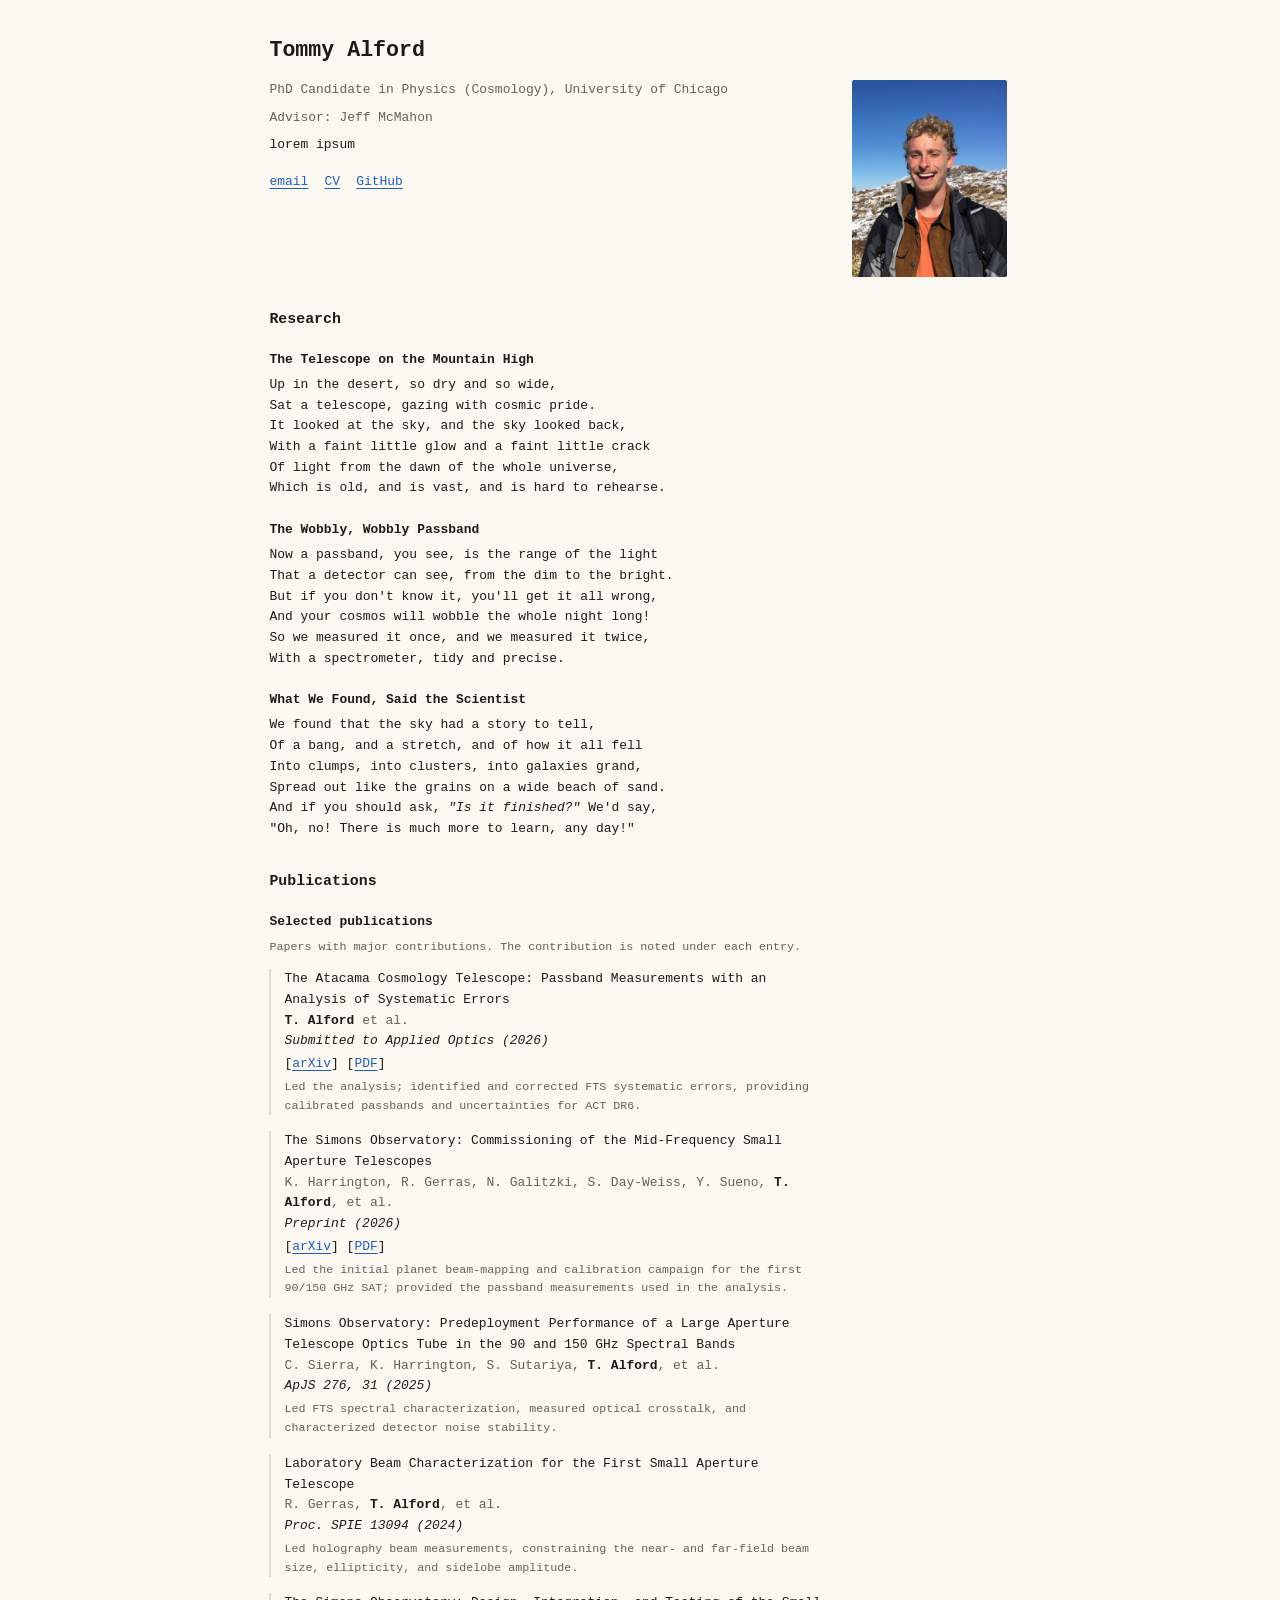
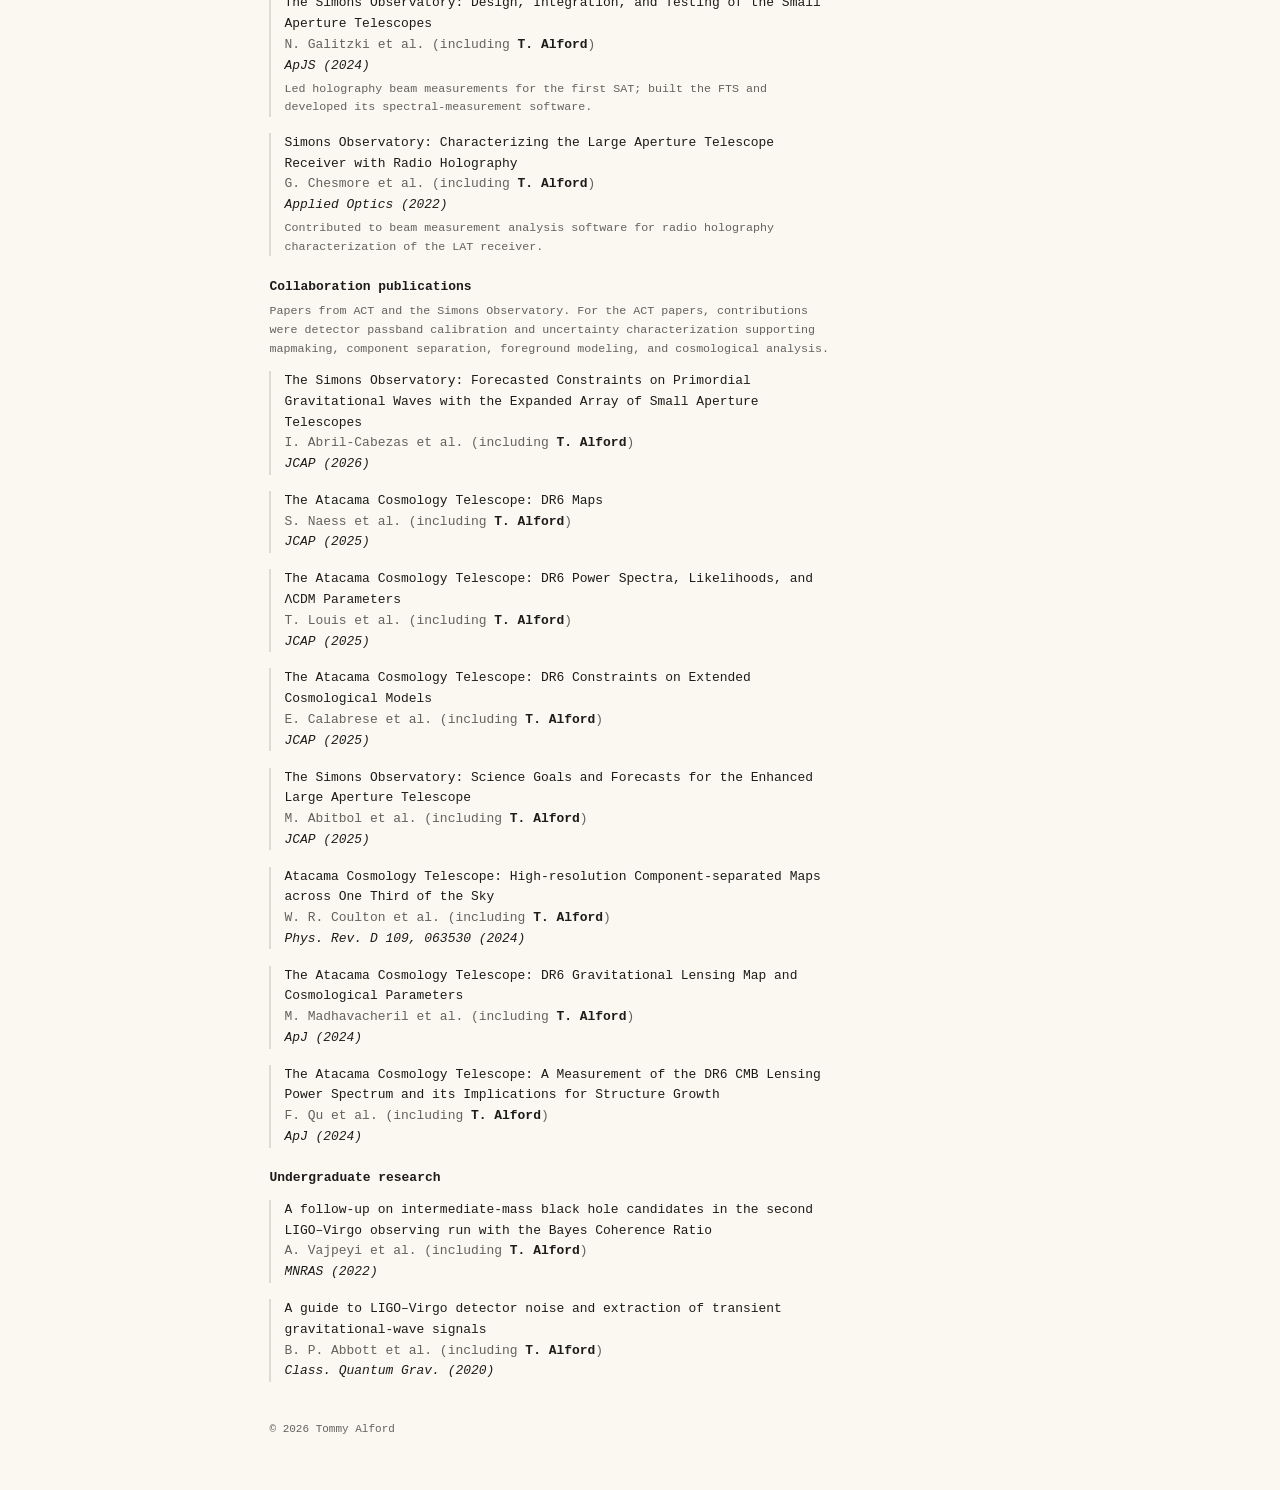
<file: index.html>
<!doctype html>
<html lang="en">
<head>
  <meta charset="utf-8">
  <meta name="viewport" content="width=device-width, initial-scale=1">
  <title>Tommy Alford</title>
  <meta name="description" content="Tommy Alford, PhD student in physics (cosmology) at the University of Chicago.">
  <meta name="color-scheme" content="light">
  <link rel="icon" href="assets/favicon.svg?v=4" type="image/svg+xml">
  <link rel="stylesheet" href="assets/style.css">
</head>
<body>
  <main>
    <h1>Tommy Alford</h1>

    <div class="intro">
      <img class="headshot" src="assets/headshot-400.png" srcset="assets/headshot-400.png 1x, assets/headshot-800.png 2x" width="400" height="538" alt="Tommy Alford smiling his best smile.">
      <div>
        <p class="affil">PhD Candidate in Physics (Cosmology), University of Chicago</p>
        <p class="affil">Advisor: Jeff McMahon</p>
        <p>lorem ipsum</p>
        <ul class="links">
          <li><a href="mailto:tdalford@uchicago.edu">email</a></li>
          <li><a href="content/cv.pdf">CV</a></li>
          <li><a href="https://github.com/tdalford">GitHub</a></li>
        </ul>
      </div>
    </div>

    <!-- PLACEHOLDER: original Seuss-style verse, not real research text. Replace this whole section. -->
    <section id="research">
      <h2>Research</h2>

      <h3>The Telescope on the Mountain High</h3>
      <p>Up in the desert, so dry and so wide,<br>
      Sat a telescope, gazing with cosmic pride.<br>
      It looked at the sky, and the sky looked back,<br>
      With a faint little glow and a faint little crack<br>
      Of light from the dawn of the whole universe,<br>
      Which is old, and is vast, and is hard to rehearse.</p>

      <h3>The Wobbly, Wobbly Passband</h3>
      <p>Now a passband, you see, is the range of the light<br>
      That a detector can see, from the dim to the bright.<br>
      But if you don't know it, you'll get it all wrong,<br>
      And your cosmos will wobble the whole night long!<br>
      So we measured it once, and we measured it twice,<br>
      With a spectrometer, tidy and precise.</p>

      <h3>What We Found, Said the Scientist</h3>
      <p>We found that the sky had a story to tell,<br>
      Of a bang, and a stretch, and of how it all fell<br>
      Into clumps, into clusters, into galaxies grand,<br>
      Spread out like the grains on a wide beach of sand.<br>
      And if you should ask, <em>"Is it finished?"</em> We'd say,<br>
      "Oh, no! There is much more to learn, any day!"</p>
    </section>

    <section id="publications">
      <h2>Publications</h2>
      <!-- Generated from content/publications.bib by build_pubs.py. Do not edit between the markers. -->
      <!-- BEGIN:pubs -->
<h3>Selected publications</h3>
<p class="blurb">Papers with major contributions. The contribution is noted under each entry.</p>
<ul class="pubs">
    <li id="alford2026passbands">
      <span class="pub-title">The Atacama Cosmology Telescope: Passband Measurements with an Analysis of Systematic Errors</span>
      <span class="pub-authors"><strong>T. Alford</strong> et al.</span>
      <span class="pub-venue">Submitted to Applied Optics (2026)</span>
      <span class="pub-links">[<a href="https://arxiv.org/abs/2608.18348">arXiv</a>] [<a href="https://arxiv.org/pdf/2608.18348">PDF</a>]</span>
      <span class="pub-contrib">Led the analysis; identified and corrected FTS systematic errors, providing calibrated passbands and uncertainties for ACT DR6.</span>
    </li>
    <li id="harrington2026sat">
      <span class="pub-title">The Simons Observatory: Commissioning of the Mid-Frequency Small Aperture Telescopes</span>
      <span class="pub-authors">K. Harrington, R. Gerras, N. Galitzki, S. Day-Weiss, Y. Sueno, <strong>T. Alford</strong>, et al.</span>
      <span class="pub-venue">Preprint (2026)</span>
      <span class="pub-links">[<a href="https://arxiv.org/abs/2609.26938">arXiv</a>] [<a href="https://arxiv.org/pdf/2609.26938">PDF</a>]</span>
      <span class="pub-contrib">Led the initial planet beam-mapping and calibration campaign for the first 90/150 GHz SAT; provided the passband measurements used in the analysis.</span>
    </li>
    <li id="sierra2025lat">
      <span class="pub-title">Simons Observatory: Predeployment Performance of a Large Aperture Telescope Optics Tube in the 90 and 150 GHz Spectral Bands</span>
      <span class="pub-authors">C. Sierra, K. Harrington, S. Sutariya, <strong>T. Alford</strong>, et al.</span>
      <span class="pub-venue">ApJS 276, 31 (2025)</span>
      <span class="pub-contrib">Led FTS spectral characterization, measured optical crosstalk, and characterized detector noise stability.</span>
    </li>
    <li id="gerras2024beam">
      <span class="pub-title">Laboratory Beam Characterization for the First Small Aperture Telescope</span>
      <span class="pub-authors">R. Gerras, <strong>T. Alford</strong>, et al.</span>
      <span class="pub-venue">Proc. SPIE 13094 (2024)</span>
      <span class="pub-contrib">Led holography beam measurements, constraining the near- and far-field beam size, ellipticity, and sidelobe amplitude.</span>
    </li>
    <li id="galitzki2024sat">
      <span class="pub-title">The Simons Observatory: Design, Integration, and Testing of the Small Aperture Telescopes</span>
      <span class="pub-authors">N. Galitzki et al. (including <strong>T. Alford</strong>)</span>
      <span class="pub-venue">ApJS (2024)</span>
      <span class="pub-contrib">Led holography beam measurements for the first SAT; built the FTS and developed its spectral-measurement software.</span>
    </li>
    <li id="chesmore2022holography">
      <span class="pub-title">Simons Observatory: Characterizing the Large Aperture Telescope Receiver with Radio Holography</span>
      <span class="pub-authors">G. Chesmore et al. (including <strong>T. Alford</strong>)</span>
      <span class="pub-venue">Applied Optics (2022)</span>
      <span class="pub-contrib">Contributed to beam measurement analysis software for radio holography characterization of the LAT receiver.</span>
    </li>
</ul>
<h3>Collaboration publications</h3>
<p class="blurb">Papers from ACT and the Simons Observatory. For the ACT papers, contributions were detector passband calibration and uncertainty characterization supporting mapmaking, component separation, foreground modeling, and cosmological analysis.</p>
<ul class="pubs">
    <li id="abrilcabezas2026sat">
      <span class="pub-title">The Simons Observatory: Forecasted Constraints on Primordial Gravitational Waves with the Expanded Array of Small Aperture Telescopes</span>
      <span class="pub-authors">I. Abril-Cabezas et al. (including <strong>T. Alford</strong>)</span>
      <span class="pub-venue">JCAP (2026)</span>
    </li>
    <li id="naess2025dr6maps">
      <span class="pub-title">The Atacama Cosmology Telescope: DR6 Maps</span>
      <span class="pub-authors">S. Naess et al. (including <strong>T. Alford</strong>)</span>
      <span class="pub-venue">JCAP (2025)</span>
    </li>
    <li id="louis2025dr6">
      <span class="pub-title">The Atacama Cosmology Telescope: DR6 Power Spectra, Likelihoods, and ΛCDM Parameters</span>
      <span class="pub-authors">T. Louis et al. (including <strong>T. Alford</strong>)</span>
      <span class="pub-venue">JCAP (2025)</span>
    </li>
    <li id="calabrese2025dr6">
      <span class="pub-title">The Atacama Cosmology Telescope: DR6 Constraints on Extended Cosmological Models</span>
      <span class="pub-authors">E. Calabrese et al. (including <strong>T. Alford</strong>)</span>
      <span class="pub-venue">JCAP (2025)</span>
    </li>
    <li id="abitbol2025alat">
      <span class="pub-title">The Simons Observatory: Science Goals and Forecasts for the Enhanced Large Aperture Telescope</span>
      <span class="pub-authors">M. Abitbol et al. (including <strong>T. Alford</strong>)</span>
      <span class="pub-venue">JCAP (2025)</span>
    </li>
    <li id="coulton2024component">
      <span class="pub-title">Atacama Cosmology Telescope: High-resolution Component-separated Maps across One Third of the Sky</span>
      <span class="pub-authors">W. R. Coulton et al. (including <strong>T. Alford</strong>)</span>
      <span class="pub-venue">Phys. Rev. D 109, 063530 (2024)</span>
    </li>
    <li id="madhavacheril2024lensing">
      <span class="pub-title">The Atacama Cosmology Telescope: DR6 Gravitational Lensing Map and Cosmological Parameters</span>
      <span class="pub-authors">M. Madhavacheril et al. (including <strong>T. Alford</strong>)</span>
      <span class="pub-venue">ApJ (2024)</span>
    </li>
    <li id="qu2024lensing">
      <span class="pub-title">The Atacama Cosmology Telescope: A Measurement of the DR6 CMB Lensing Power Spectrum and its Implications for Structure Growth</span>
      <span class="pub-authors">F. Qu et al. (including <strong>T. Alford</strong>)</span>
      <span class="pub-venue">ApJ (2024)</span>
    </li>
</ul>
<h3>Undergraduate research</h3>
<ul class="pubs">
    <li id="vajpeyi2022imbh">
      <span class="pub-title">A follow-up on intermediate-mass black hole candidates in the second LIGO–Virgo observing run with the Bayes Coherence Ratio</span>
      <span class="pub-authors">A. Vajpeyi et al. (including <strong>T. Alford</strong>)</span>
      <span class="pub-venue">MNRAS (2022)</span>
    </li>
    <li id="abbott2020noise">
      <span class="pub-title">A guide to LIGO–Virgo detector noise and extraction of transient gravitational-wave signals</span>
      <span class="pub-authors">B. P. Abbott et al. (including <strong>T. Alford</strong>)</span>
      <span class="pub-venue">Class. Quantum Grav. (2020)</span>
    </li>
</ul>
<!-- END:pubs -->
    </section>
  </main>

  <footer class="site-footer">
    <p>&copy; 2026 Tommy Alford</p>
  </footer>
</body>
</html>
</file>
<file: assets/style.css>
:root {
  color-scheme: light;
  --bg: #faf8f0;
  --fg: #1b1b1a;
  --muted: #62625d;
  --accent: #1f5fbf;
  --rule: #e0dbcf;
  --font: Menlo, ui-monospace, SFMono-Regular, Consolas, "Liberation Mono", monospace;
}

* { box-sizing: border-box; }

html {
  font-size: 12.15px;
  -webkit-text-size-adjust: 100%;
}

@media (min-width: 640px) {
  html { font-size: 12.96px; }
}

body {
  margin: 0 auto;
  padding: calc(1.25rem + 20px) 1.25rem 3rem;
  max-width: calc(72ch + 16.5rem);
  background: var(--bg);
  color: var(--fg);
  font-family: var(--font);
  line-height: 1.6;
  text-align: left;
}

a {
  color: var(--accent);
  text-underline-offset: 0.2em;
}

a:hover { text-decoration-thickness: 2px; }

a:focus-visible {
  outline: 2px solid var(--accent);
  outline-offset: 2px;
}

h1, h2, h3 {
  font-weight: 700;
  line-height: 1.3;
}

h1 { font-size: 16.2pt; margin: 0 0 1.25rem; }
h2 { font-size: 1.15rem; margin: 2.5rem 0 0.5rem; }
h3 { font-size: 1rem; margin: 1.75rem 0 0.5rem; }

p { margin: 0 0 1rem; }

main > section { max-width: 72ch; }

/* intro: text on the left, photo on the right (photo on top on phones) */
.intro {
  display: grid;
  grid-template-columns: 1fr;
  gap: 1rem 1.75rem;
  align-items: start;
}

.headshot {
  width: 9rem;
  height: auto;
  border-radius: 2px;
  background: var(--rule);
}

@media (min-width: 640px) {
  .intro {
    grid-template-columns: minmax(0, 72ch) 12rem;
    justify-content: start;
  }
  .intro > div { grid-column: 1; grid-row: 1; }
  .headshot { grid-column: 2; grid-row: 1; width: 12rem; }
}

.affil { color: var(--muted); margin-bottom: 0.5rem; }

.links {
  display: flex;
  flex-wrap: wrap;
  gap: 0.25rem 1.25rem;
  margin: 1.25rem 0 0;
  padding: 0;
  list-style: none;
}

/* publications */
.blurb { color: var(--muted); font-size: 0.9rem; }

.pubs {
  margin: 1rem 0 0;
  padding: 0;
  list-style: none;
}

.pubs li {
  margin-bottom: 1.25rem;
  padding-left: 1rem;
  border-left: 2px solid var(--rule);
}

.pubs li > span { display: block; }
.pub-authors { color: var(--muted); }
.pub-authors strong { color: var(--fg); }
.pub-venue { font-style: italic; }
.pub-links { margin-top: 0.15rem; }
.pub-contrib { margin-top: 0.25rem; font-size: 0.9rem; color: var(--muted); }

.site-footer {
  margin-top: 3rem;
  color: var(--muted);
  font-size: 0.85rem;
}
</file>
